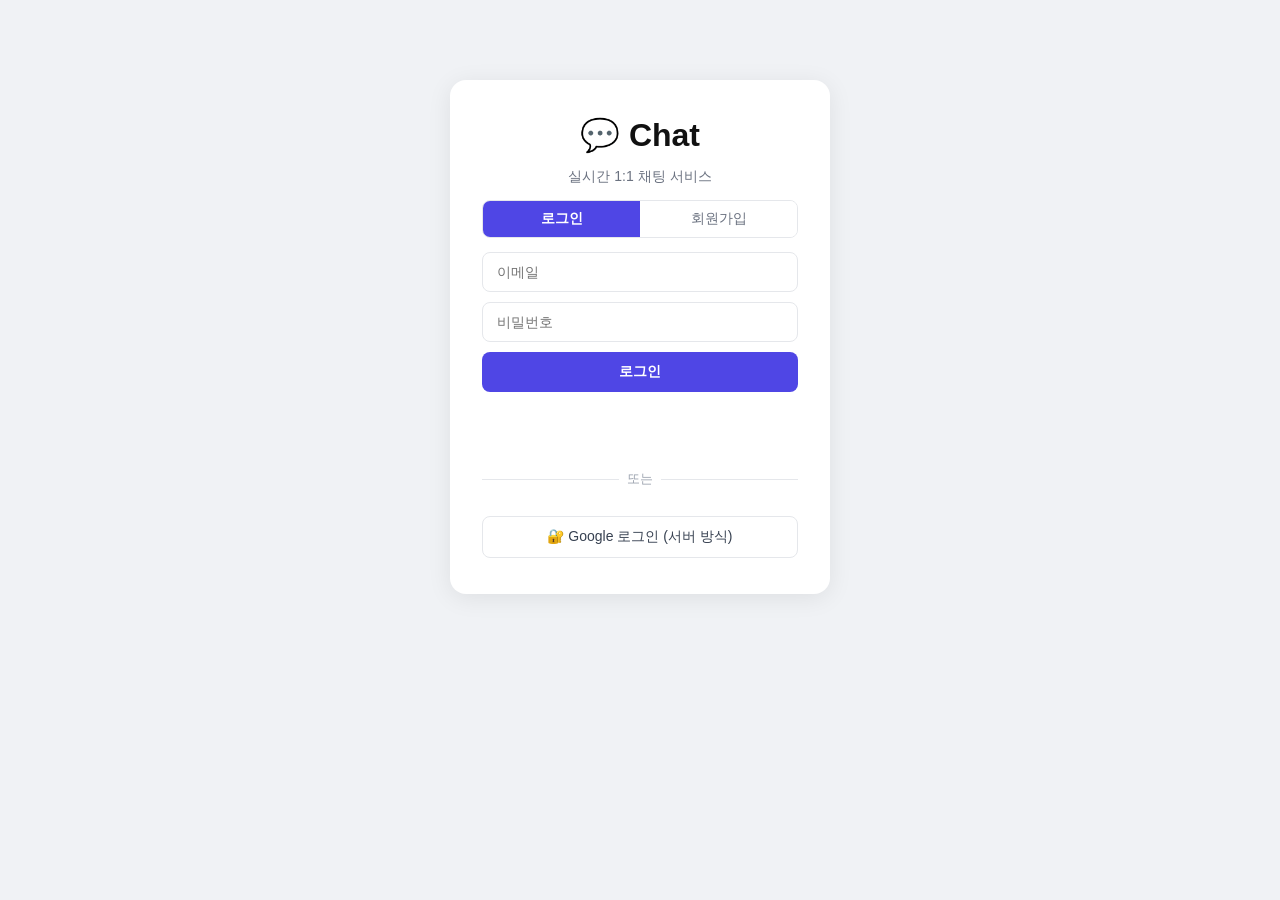
<file: chat-client/index.html>
<!DOCTYPE html>
<html lang="ko">
<head>
  <meta charset="UTF-8">
  <meta name="viewport" content="width=device-width, initial-scale=1.0">
  <title>Chat — 로그인</title>
  <link rel="stylesheet" href="style.css">
  <script src="https://accounts.google.com/gsi/client" async defer></script>
</head>
<body>
  <div class="auth-container">
    <h1>💬 Chat</h1>
    <p class="subtitle">실시간 1:1 채팅 서비스</p>

    <!-- 탭 -->
    <div class="tab-group">
      <button class="tab active" data-tab="login">로그인</button>
      <button class="tab" data-tab="register">회원가입</button>
    </div>

    <!-- 로그인 폼 -->
    <div class="form-group" id="login-form">
      <input type="email" id="login-email" placeholder="이메일" autocomplete="email"/>
      <input type="password" id="login-password" placeholder="비밀번호" autocomplete="current-password"/>
      <button id="login-btn" class="btn-primary">로그인</button>
    </div>

    <!-- 회원가입 폼 -->
    <div class="form-group hidden" id="register-form">
      <input type="text"  id="reg-name"     placeholder="이름" />
      <input type="email" id="reg-email"    placeholder="이메일" autocomplete="email"/>
      <input type="password" id="reg-password" placeholder="비밀번호 (6자 이상)" autocomplete="new-password"/>
      <input type="password" id="reg-confirm"  placeholder="비밀번호 확인" />
      <button id="register-btn" class="btn-primary">회원가입</button>
    </div>

    <p id="error-msg" class="error"></p>
    <p id="success-msg" class="success"></p>

    <div class="divider">또는</div>

    <!-- Google 로그인 (방식 1 — SDK) -->
    <div id="google-btn"></div>

    <!-- Google 로그인 (방식 2 — 서버 방식) -->
    <a href="http://localhost:3000/auth/google/login" class="btn-google-server">
      🔐 Google 로그인 (서버 방식)
    </a>
  </div>

  <script type="module">
    import { emailLogin } from './js/auth.js';
    import { initGoogle  } from './js/auth.js';
    import { getToken, setToken } from './js/api.js';
    import { CONFIG } from './js/config.js';

    // URL 토큰 파싱 (방식 2 OAuth 콜백)
    const urlParams = new URLSearchParams(window.location.search);
    const tokenFromUrl = urlParams.get('token');
    if (tokenFromUrl) {
        setToken(tokenFromUrl);
        window.history.replaceState({}, '', '/index.html');
    }

    // 이미 로그인된 경우
    if (getToken()) window.location.href = '/chat.html';

    // Google 초기화
    window.addEventListener('load', () => initGoogle(CONFIG.GOOGLE_CLIENT_ID));

    // 탭 전환
    document.querySelectorAll('.tab').forEach(tab => {
      tab.addEventListener('click', () => {
        document.querySelectorAll('.tab').forEach(t => t.classList.remove('active'));
        tab.classList.add('active');
        const target = tab.dataset.tab;
        document.getElementById('login-form').classList.toggle('hidden', target !== 'login');
        document.getElementById('register-form').classList.toggle('hidden', target !== 'register');
        clearMessages();
      });
    });

    // 에러/성공 메시지
    const showError   = (msg) => { document.getElementById('error-msg').textContent = msg; };
    const showSuccess = (msg) => { document.getElementById('success-msg').textContent = msg; };
    const clearMessages = () => {
      document.getElementById('error-msg').textContent = '';
      document.getElementById('success-msg').textContent = '';
    };

    // 로그인
    document.getElementById('login-btn').addEventListener('click', async () => {
      clearMessages();
      const email    = document.getElementById('login-email').value.trim();
      const password = document.getElementById('login-password').value;

      if (!email || !password) { showError('이메일과 비밀번호를 입력하세요'); return; }

      try {
        document.getElementById('login-btn').textContent = '로그인 중...';
        await emailLogin(email, password);
        window.location.href = '/chat.html';
      } catch (e) {
        showError(e.message);
        document.getElementById('login-btn').textContent = '로그인';
      }
    });

    // 회원가입
    document.getElementById('register-btn').addEventListener('click', async () => {
      clearMessages();
      const name     = document.getElementById('reg-name').value.trim();
      const email    = document.getElementById('reg-email').value.trim();
      const password = document.getElementById('reg-password').value;
      const confirm  = document.getElementById('reg-confirm').value;

      if (!name || !email || !password) { showError('모든 항목을 입력하세요'); return; }
      if (password.length < 6) { showError('비밀번호는 6자 이상이어야 합니다'); return; }
      if (password !== confirm) { showError('비밀번호가 일치하지 않습니다'); return; }

      try {
        document.getElementById('register-btn').textContent = '가입 중...';
        const res = await fetch('http://localhost:3000/auth/register', {
          method: 'POST',
          headers: { 'Content-Type': 'application/json' },
          body: JSON.stringify({ email, password, name }),
        });
        const data = await res.json();
        if (!res.ok) throw new Error(data.error || '회원가입 실패');
        showSuccess('회원가입 완료! 로그인해주세요.');
        document.querySelector('[data-tab="login"]').click();
      } catch (e) {
        showError(e.message);
      } finally {
        document.getElementById('register-btn').textContent = '회원가입';
      }
    });

    // 엔터키
    document.addEventListener('keydown', (e) => {
      if (e.key !== 'Enter') return;
      const loginForm = document.getElementById('login-form');
      if (!loginForm.classList.contains('hidden')) {
        document.getElementById('login-btn').click();
      } else {
        document.getElementById('register-btn').click();
      }
    });
  </script>
</body>
</html>
</file>
<file: chat-client/style.css>
/* style.css */
*, *::before, *::after { box-sizing: border-box; margin: 0; padding: 0; }

body {
  font-family: -apple-system, BlinkMacSystemFont, 'Segoe UI', sans-serif;
  background: #f0f2f5;
  color: #111;
}

/* ─────────────────────────────────────────
   공통
───────────────────────────────────────── */
.hidden { display: none !important; }

.dot {
  width: 9px; height: 9px;
  border-radius: 50%; flex-shrink: 0; display: inline-block;
}
.dot.online  { background: #22c55e; }
.dot.offline { background: #d1d5db; }

.badge {
  background: #4f46e5; color: #fff;
  border-radius: 99px; padding: 2px 8px;
  font-size: 11px; font-weight: 600; flex-shrink: 0;
}

/* ─────────────────────────────────────────
   로그인 / 회원가입
───────────────────────────────────────── */
.auth-container {
  max-width: 380px; margin: 80px auto;
  background: #fff; padding: 36px 32px;
  border-radius: 16px;
  box-shadow: 0 4px 24px rgba(0,0,0,0.08);
  display: flex; flex-direction: column;
  align-items: center; gap: 14px;
}

.auth-container h1  { font-size: 32px; }
.auth-container .subtitle { color: #6b7280; font-size: 14px; }

.tab-group {
  display: flex; width: 100%;
  border: 1px solid #e5e7eb; border-radius: 8px; overflow: hidden;
}
.tab {
  flex: 1; padding: 9px;
  border: none; background: #fff;
  cursor: pointer; font-size: 14px; color: #6b7280;
  transition: all 0.15s;
}
.tab.active { background: #4f46e5; color: #fff; font-weight: 600; }

.form-group {
  width: 100%; display: flex;
  flex-direction: column; gap: 10px;
}
.form-group input {
  padding: 11px 14px;
  border: 1px solid #e5e7eb; border-radius: 8px;
  font-size: 14px; outline: none; transition: border 0.15s;
}
.form-group input:focus { border-color: #4f46e5; }

.btn-primary {
  padding: 11px; border: none;
  border-radius: 8px; background: #4f46e5;
  color: #fff; font-size: 14px; font-weight: 600;
  cursor: pointer; transition: background 0.15s;
}
.btn-primary:hover { background: #4338ca; }

.divider {
  color: #9ca3af; font-size: 13px;
  display: flex; align-items: center; gap: 8px; width: 100%;
}
.divider::before, .divider::after {
  content: ''; flex: 1; height: 1px; background: #e5e7eb;
}

.btn-google-server {
  width: 100%; padding: 11px;
  border: 1px solid #e5e7eb; border-radius: 8px;
  background: #fff; font-size: 14px;
  cursor: pointer; text-align: center;
  text-decoration: none; color: #374151;
  display: block; transition: background 0.15s;
}
.btn-google-server:hover { background: #f9fafb; }

.error   { color: #ef4444; font-size: 13px; min-height: 18px; }
.success { color: #22c55e; font-size: 13px; min-height: 18px; }

/* ─────────────────────────────────────────
   채팅 레이아웃
───────────────────────────────────────── */
.chat-container {
  display: flex; height: 100vh; overflow: hidden;
}

/* 사이드바 */
.sidebar {
  width: 300px; background: #fff;
  border-right: 1px solid #e5e7eb;
  display: flex; flex-direction: column;
  flex-shrink: 0;
}

.sidebar-header {
  padding: 14px 16px;
  display: flex; justify-content: space-between; align-items: center;
  border-bottom: 1px solid #e5e7eb;
}
.my-info { display: flex; align-items: center; gap: 8px; font-weight: 600; }

.btn-logout {
  font-size: 12px; padding: 5px 10px;
  border: 1px solid #e5e7eb; border-radius: 6px;
  background: #fff; cursor: pointer; color: #6b7280;
}
.btn-logout:hover { background: #f9fafb; }

.search-box { padding: 10px 12px; border-bottom: 1px solid #f3f4f6; }
.search-box input {
  width: 100%; padding: 8px 12px;
  border: 1px solid #e5e7eb; border-radius: 8px;
  font-size: 13px; outline: none;
}
.search-box input:focus { border-color: #4f46e5; }

.section-title {
  padding: 8px 16px;
  font-size: 11px; font-weight: 600;
  color: #9ca3af; text-transform: uppercase; letter-spacing: 0.05em;
}

.user-list { list-style: none; overflow-y: auto; }

.user-item {
  display: flex; align-items: center; gap: 10px;
  padding: 11px 16px; cursor: pointer;
  border-bottom: 1px solid #f9fafb;
  transition: background 0.1s;
}
.user-item:hover { background: #f9fafb; }

.user-info { flex: 1; min-width: 0; }
.user-info strong { font-size: 14px; display: block; }
.last-msg {
  font-size: 12px; color: #9ca3af;
  white-space: nowrap; overflow: hidden; text-overflow: ellipsis;
}

.empty-item { padding: 16px; text-align: center; color: #9ca3af; font-size: 13px; }

.btn-chat {
  font-size: 12px; padding: 4px 10px;
  border: 1px solid #4f46e5; border-radius: 6px;
  background: #fff; color: #4f46e5;
  cursor: pointer; flex-shrink: 0;
}
.btn-chat:hover { background: #4f46e5; color: #fff; }

/* 채팅 메인 */
.chat-main { flex: 1; display: flex; flex-direction: column; min-width: 0; }

.chat-header {
  padding: 14px 20px;
  display: flex; align-items: center; gap: 10px;
  font-weight: 600; font-size: 15px;
  border-bottom: 1px solid #e5e7eb; background: #fff;
}

.messages {
  flex: 1; overflow-y: auto;
  padding: 20px 20px; display: flex;
  flex-direction: column; gap: 10px;
  background: #f8fafc;
}

.empty-state {
  text-align: center; color: #9ca3af;
  font-size: 14px; margin: auto;
}

.message { display: flex; flex-direction: column; max-width: 65%; }
.message.mine   { align-self: flex-end; align-items: flex-end; }
.message.theirs { align-self: flex-start; align-items: flex-start; }

.bubble {
  padding: 10px 14px; border-radius: 16px;
  font-size: 14px; line-height: 1.5; word-break: break-word;
}
.mine   .bubble { background: #4f46e5; color: #fff; border-bottom-right-radius: 4px; }
.theirs .bubble { background: #fff; border: 1px solid #e5e7eb; border-bottom-left-radius: 4px; }

.msg-time {
  font-size: 11px; color: #9ca3af; margin-top: 3px; padding: 0 4px;
}
.read-mark { font-size: 11px; color: #9ca3af; padding: 0 4px; }

.input-area {
  display: flex; gap: 10px; padding: 14px 16px;
  border-top: 1px solid #e5e7eb; background: #fff;
}
.input-area input {
  flex: 1; padding: 10px 14px;
  border: 1px solid #e5e7eb; border-radius: 10px;
  font-size: 14px; outline: none;
}
.input-area input:focus { border-color: #4f46e5; }
.input-area input:disabled { background: #f9fafb; }

.input-area button {
  padding: 10px 20px; background: #4f46e5;
  color: #fff; border: none; border-radius: 10px;
  font-size: 14px; font-weight: 600;
  cursor: pointer; transition: background 0.15s;
}
.input-area button:hover:not(:disabled) { background: #4338ca; }
.input-area button:disabled { background: #e5e7eb; color: #9ca3af; cursor: not-allowed; }
</file>
